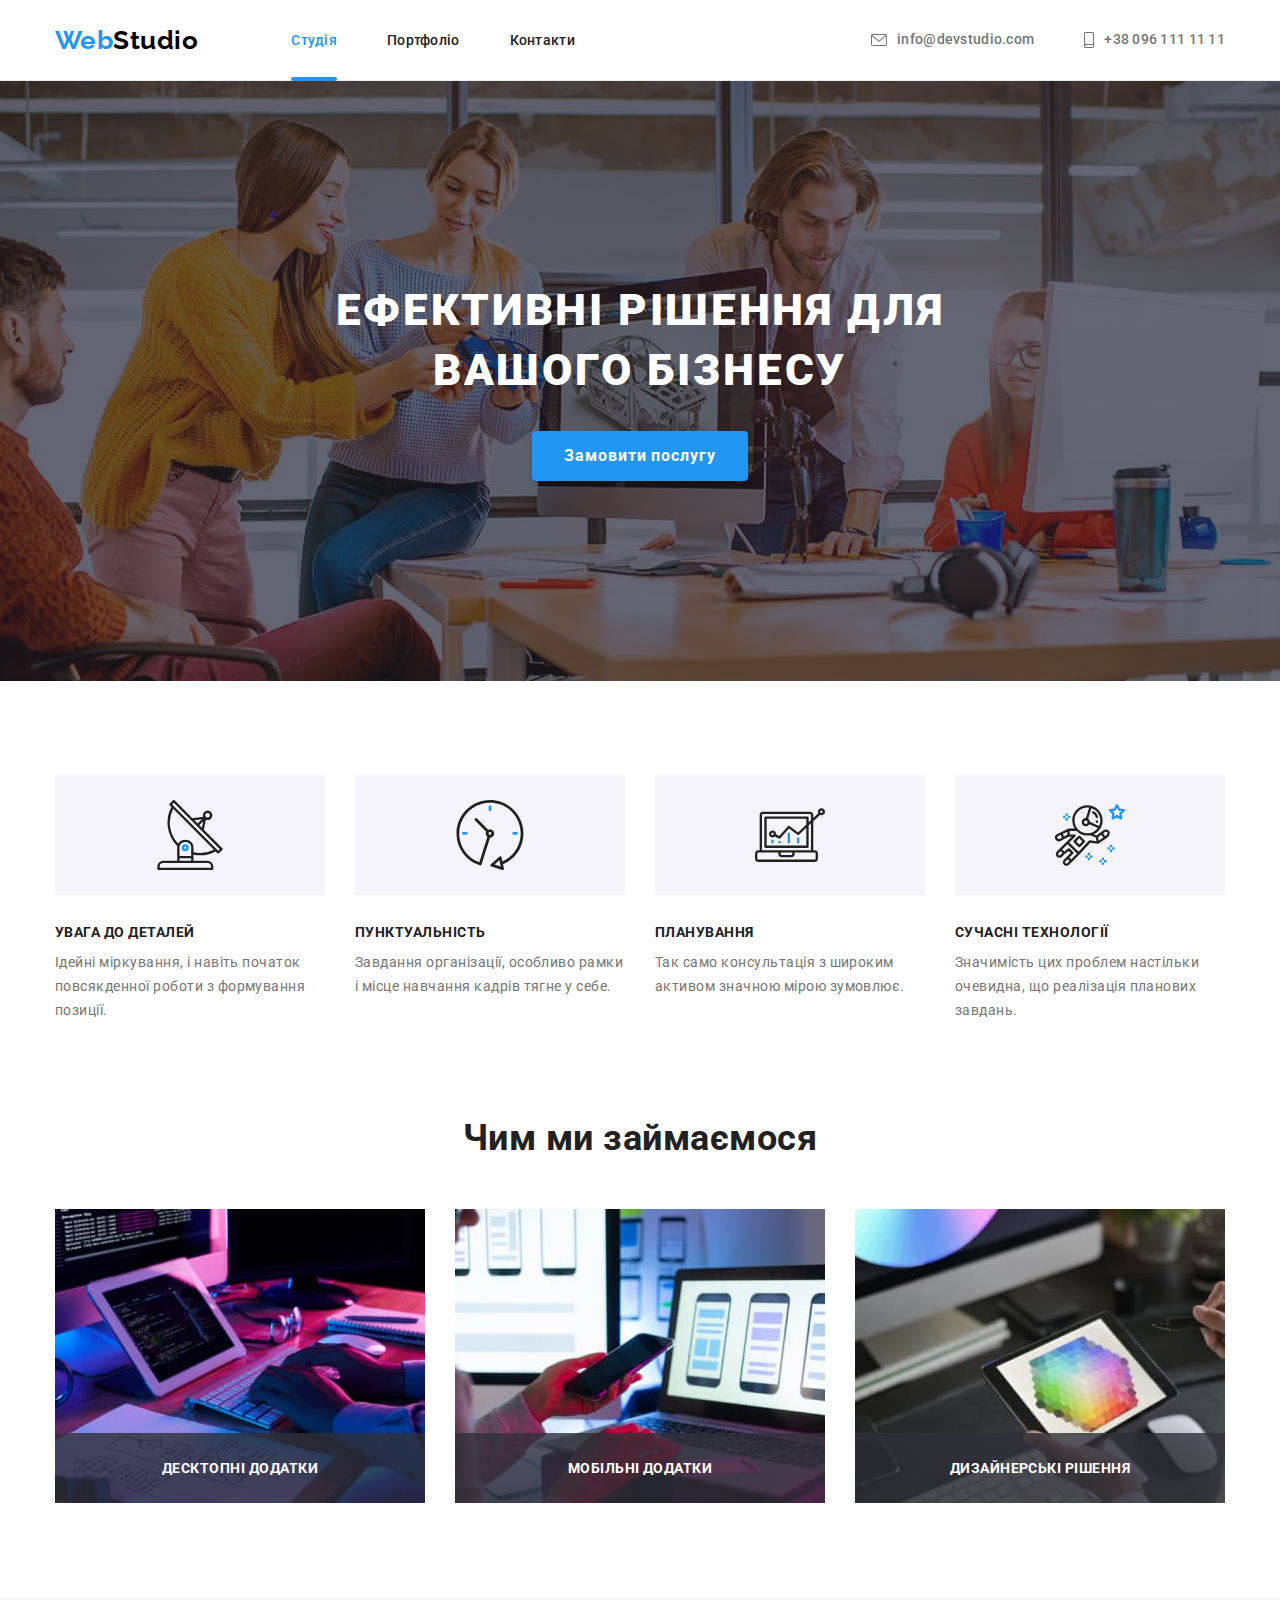
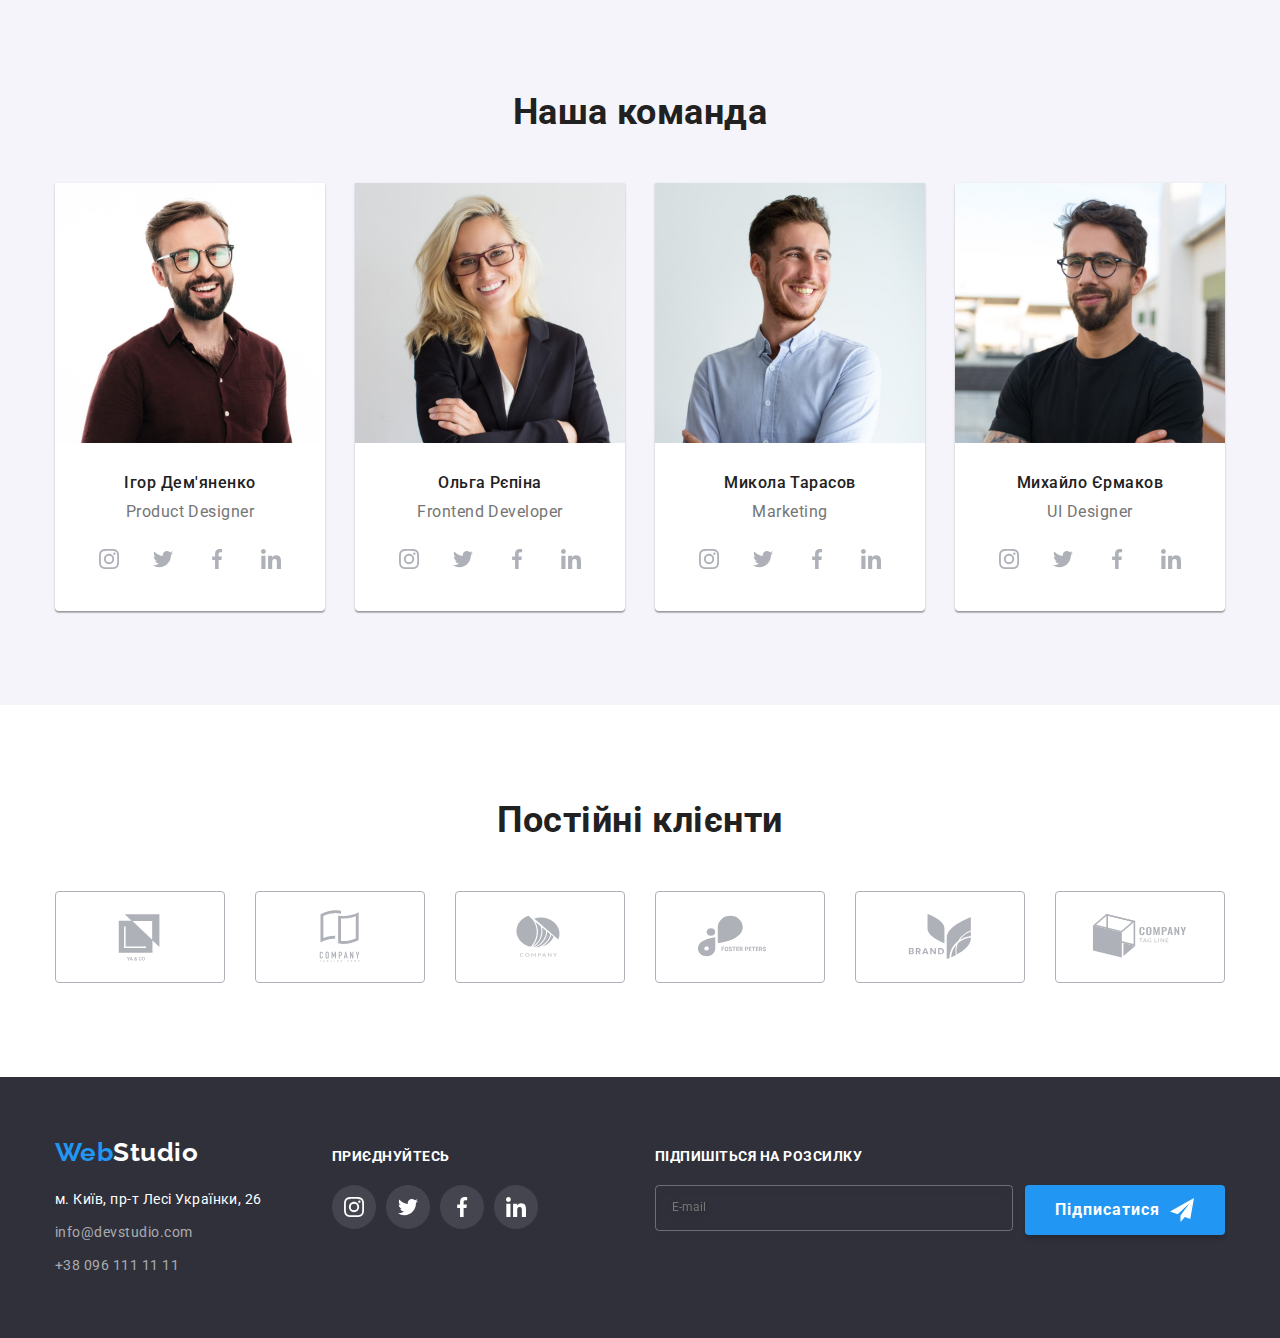
<file: index.html>
<!DOCTYPE html>
<html lang="uk">
  <head>
    <meta charset="UTF-8" />
    <meta http-equiv="X-UA-Compatible" content="IE=edge" />
    <meta name="viewport" content="width=device-width, initial-scale=1.0" />
    <title>WebStudio</title>
    <link
      href="https://fonts.googleapis.com/css2?family=Raleway:wght@700&family=Roboto:wght@400;500;700;900&display=swap"
      rel="stylesheet"
    />
    <link
      rel="stylesheet"
      href="https://cdnjs.cloudflare.com/ajax/libs/modern-normalize/1.1.0/modern-normalize.min.css"
    />
    <link rel="stylesheet" href="./css/style.css" />
  </head>
  <body>
    <header>
      <div class="container main-nav">
        <nav class="main-nav">
          <a class="site-logo link" href="./index.html"> <span class="logo">Web</span>Studio</a>
          <ul class="site-nav list">
            <li class="item">
              <div class="current-link">
                <a href="./index.html" class="link current">Студія</a>
              </div>
            </li>
            <li class="item"><a href="./portfolio.html" class="link">Портфоліо</a></li>
            <li class="item"><a href="" class="link">Контакти</a></li>
          </ul>
        </nav>
        <ul class="contacts list">
          <li class="item">
            <a href="mailto:info@devstudio.com" class="link" aria-label="Електронна пошта">
              <svg class="icon" width="16" height="12">
                <use href="./images/icons.svg#icon-envelope"></use>
              </svg>
              info@devstudio.com
            </a>
          </li>
          <li class="item">
            <a href="tel:+380961111111" class="link" aria-label="Телефон">
              <svg class="icon" width="10" height="16">
                <use href="./images/icons.svg#icon-smartphone"></use>
              </svg>
              +38 096 111 11 11
            </a>
          </li>
        </ul>
      </div>
    </header>

    <main>
      <!-- Герой -->
      <section class="hero">
        <h1 class="hero-title">Ефективні рішення для вашого бізнесу</h1>
        <button type="button" class="button primary" data-modal-open>Замовити послугу</button>
      </section>

      <!-- Переваги -->
      <section class="section">
        <div class="container">
          <h2 class="visually-hidden">Переваги</h2>

          <ul class="features list">
            <li class="item">
              <div class="icon-features">
                <svg width="70" height="70">
                  <use href="./images/icons.svg#icon-antenna"></use>
                </svg>
              </div>
              <h3 class="title">УВАГА ДО ДЕТАЛЕЙ</h3>
              <p class="text">
                Ідейні міркування, і навіть початок повсякденної роботи з формування позиції.
              </p>
            </li>
            <li class="item">
              <div class="icon-features">
                <svg width="70" height="70">
                  <use href="./images/icons.svg#icon-clock"></use>
                </svg>
              </div>
              <h3 class="title">ПУНКТУАЛЬНІСТЬ</h3>
              <p class="text">
                Завдання організації, особливо рамки і місце навчання кадрів тягне у себе.
              </p>
            </li>
            <li class="item">
              <div class="icon-features">
                <svg width="70" height="70">
                  <use href="./images/icons.svg#icon-diagram"></use>
                </svg>
              </div>
              <h3 class="title">ПЛАНУВАННЯ</h3>
              <p class="text">Так само консультація з широким активом значною мірою зумовлює.</p>
            </li>
            <li class="item">
              <div class="icon-features">
                <svg width="70" height="70">
                  <use href="./images/icons.svg#icon-astronaut"></use>
                </svg>
              </div>
              <h3 class="title">СУЧАСНІ ТЕХНОЛОГІЇ</h3>
              <p class="text">
                Значимість цих проблем настільки очевидна, що реалізація планових завдань.
              </p>
            </li>
          </ul>
        </div>
      </section>

      <!-- Чим ми займаємося -->
      <section class="section about">
        <div class="container">
          <h2 class="section-title">Чим ми займаємося</h2>
          <ul class="work-list list">
            <li class="item">
              <div class="work">
                <img src="./images/desktop.jpg" alt="комп'ютер" width="370" height="294" />
                <p class="work-text">Десктопні додатки</p>
              </div>
            </li>
            <li class="item">
              <div class="work">
                <img src="./images/mobile.jpg" alt="телефон" width="370" height="294" />
                <p class="work-text">Мобільні додатки</p>
              </div>
            </li>
            <li class="item">
              <div class="work">
                <img src="./images/design.jpg" alt="планшет" width="370" height="294" />
                <p class="work-text">Дизайнерські рішення</p>
              </div>
            </li>
          </ul>
        </div>
      </section>

      <!-- Наша команда -->
      <section class="section team">
        <div class="container">
          <h2 class="section-title">Наша команда</h2>
          <ul class="teams list">
            <li class="item">
              <img src="./images/img1.jpg" alt="фото Ігоря" width="270" height="260" />
              <div class="team-members">
                <h3 class="title">Ігор Дем'яненко</h3>
                <p lang="en" class="text">Product Designer</p>
                <ul class="team-link list">
                  <li class="team-item">
                    <a
                      href=""
                      class="soc-link"
                      target="_blank"
                      rel="noopener noreferrer"
                      aria-label="Інстаграм"
                    >
                      <svg class="soc-icon" width="20" height="20">
                        <use href="./images/icons.svg#icon-instagram"></use>
                      </svg>
                    </a>
                  </li>
                  <li class="team-item">
                    <a
                      href=""
                      class="soc-link"
                      target="_blank"
                      rel="noopener noreferrer"
                      aria-label="Твітер"
                    >
                      <svg class="soc-icon" width="20" height="20">
                        <use href="./images/icons.svg#icon-twitter"></use>
                      </svg>
                    </a>
                  </li>
                  <li class="team-item">
                    <a
                      href=""
                      class="soc-link"
                      target="_blank"
                      rel="noopener noreferrer"
                      aria-label="Фейсбук"
                    >
                      <svg class="soc-icon" width="20" height="20">
                        <use href="./images/icons.svg#icon-facebook"></use>
                      </svg>
                    </a>
                  </li>
                  <li class="team-item">
                    <a
                      href=""
                      class="soc-link"
                      target="_blank"
                      rel="noopener noreferrer"
                      aria-label="Лінкедін"
                    >
                      <svg class="soc-icon" width="20" height="20">
                        <use href="./images/icons.svg#icon-linkedin"></use>
                      </svg>
                    </a>
                  </li>
                </ul>
              </div>
            </li>
            <li class="item">
              <img src="./images/img2.jpg" alt="фото Ольги" width="270" height="260" />
              <div class="team-members">
                <h3 class="title">Ольга Рєпіна</h3>
                <p lang="en" class="text">Frontend Developer</p>
                <ul class="team-link list">
                  <li class="team-item">
                    <a
                      href=""
                      class="soc-link"
                      target="_blank"
                      rel="noopener noreferrer"
                      aria-label="Інстаграм"
                    >
                      <svg class="soc-icon" width="20" height="20">
                        <use href="./images/icons.svg#icon-instagram"></use>
                      </svg>
                    </a>
                  </li>
                  <li class="team-item">
                    <a
                      href=""
                      class="soc-link"
                      target="_blank"
                      rel="noopener noreferrer"
                      aria-label="Твітер"
                    >
                      <svg class="soc-icon" width="20" height="20">
                        <use href="./images/icons.svg#icon-twitter"></use>
                      </svg>
                    </a>
                  </li>
                  <li class="team-item">
                    <a
                      href=""
                      class="soc-link"
                      target="_blank"
                      rel="noopener noreferrer"
                      aria-label="Фейсбук"
                    >
                      <svg class="soc-icon" width="20" height="20">
                        <use href="./images/icons.svg#icon-facebook"></use>
                      </svg>
                    </a>
                  </li>
                  <li class="team-item">
                    <a
                      href=""
                      class="soc-link"
                      target="_blank"
                      rel="noopener noreferrer"
                      aria-label="Лінкедін"
                    >
                      <svg class="soc-icon" width="20" height="20">
                        <use href="./images/icons.svg#icon-linkedin"></use>
                      </svg>
                    </a>
                  </li>
                </ul>
              </div>
            </li>
            <li class="item">
              <img src="./images/img3.jpg" alt="фото Миколи" width="270" height="260" />
              <div class="team-members">
                <h3 class="title">Микола Тарасов</h3>
                <p lang="en" class="text">Marketing</p>
                <ul class="team-link list">
                  <li class="team-item">
                    <a
                      href=""
                      class="soc-link"
                      target="_blank"
                      rel="noopener noreferrer"
                      aria-label="Інстаграм"
                    >
                      <svg class="soc-icon" width="20" height="20">
                        <use href="./images/icons.svg#icon-instagram"></use>
                      </svg>
                    </a>
                  </li>
                  <li class="team-item">
                    <a
                      href=""
                      class="soc-link"
                      target="_blank"
                      rel="noopener noreferrer"
                      aria-label="Твітер"
                    >
                      <svg class="soc-icon" width="20" height="20">
                        <use href="./images/icons.svg#icon-twitter"></use>
                      </svg>
                    </a>
                  </li>
                  <li class="team-item">
                    <a
                      href=""
                      class="soc-link"
                      target="_blank"
                      rel="noopener noreferrer"
                      aria-label="Фейсбук"
                    >
                      <svg class="soc-icon" width="20" height="20">
                        <use href="./images/icons.svg#icon-facebook"></use>
                      </svg>
                    </a>
                  </li>
                  <li class="team-item">
                    <a
                      href=""
                      class="soc-link"
                      target="_blank"
                      rel="noopener noreferrer"
                      aria-label="Лінкедін"
                    >
                      <svg class="soc-icon" width="20" height="20">
                        <use href="./images/icons.svg#icon-linkedin"></use>
                      </svg>
                    </a>
                  </li>
                </ul>
              </div>
            </li>
            <li class="item">
              <img src="./images/img4.jpg" alt="фото Михайла" width="270" height="260" />
              <div class="team-members">
                <h3 class="title">Михайло Єрмаков</h3>
                <p lang="en" class="text">UI Designer</p>
                <ul class="team-link list">
                  <li class="team-item">
                    <a
                      href=""
                      class="soc-link"
                      target="_blank"
                      rel="noopener noreferrer"
                      aria-label="Інстаграм"
                    >
                      <svg class="soc-icon" width="20" height="20">
                        <use href="./images/icons.svg#icon-instagram"></use>
                      </svg>
                    </a>
                  </li>
                  <li class="team-item">
                    <a
                      href=""
                      class="soc-link"
                      target="_blank"
                      rel="noopener noreferrer"
                      aria-label="Твітер"
                    >
                      <svg class="soc-icon" width="20" height="20">
                        <use href="./images/icons.svg#icon-twitter"></use>
                      </svg>
                    </a>
                  </li>
                  <li class="team-item">
                    <a
                      href=""
                      class="soc-link"
                      target="_blank"
                      rel="noopener noreferrer"
                      aria-label="Фейсбук"
                    >
                      <svg class="soc-icon" width="20" height="20">
                        <use href="./images/icons.svg#icon-facebook"></use>
                      </svg>
                    </a>
                  </li>
                  <li class="team-item">
                    <a
                      href=""
                      class="soc-link"
                      target="_blank"
                      rel="noopener noreferrer"
                      aria-label="Лінкедін"
                    >
                      <svg class="soc-icon" width="20" height="20">
                        <use href="./images/icons.svg#icon-linkedin"></use>
                      </svg>
                    </a>
                  </li>
                </ul>
              </div>
            </li>
          </ul>
        </div>
      </section>

      <!-- Постійні клієнти -->
      <section class="section clients">
        <div class="container">
          <h2 class="section-title">Постійні клієнти</h2>
          <ul class="clients-list list">
            <li class="clients-item">
              <a href="" class="clients-link" target="_blank" rel="noopener noreferrer">
                <svg class="clients-logo" width="106" height="60">
                  <use href="./images/icons.svg#icon-Logo-1"></use>
                </svg>
              </a>
            </li>
            <li class="clients-item">
              <a href="" class="clients-link" target="_blank" rel="noopener noreferrer">
                <svg class="clients-logo" width="106" height="60">
                  <use href="./images/icons.svg#icon-Logo-2"></use>
                </svg>
              </a>
            </li>
            <li class="clients-item">
              <a href="" class="clients-link" target="_blank" rel="noopener noreferrer">
                <svg class="clients-logo" width="106" height="60">
                  <use href="./images/icons.svg#icon-Logo-3"></use>
                </svg>
              </a>
            </li>
            <li class="clients-item">
              <a href="" class="clients-link" target="_blank" rel="noopener noreferrer">
                <svg class="clients-logo" width="106" height="60">
                  <use href="./images/icons.svg#icon-Logo-4"></use>
                </svg>
              </a>
            </li>
            <li class="clients-item">
              <a href="" class="clients-link" target="_blank" rel="noopener noreferrer">
                <svg class="clients-logo" width="106" height="60">
                  <use href="./images/icons.svg#icon-Logo-5"></use>
                </svg>
              </a>
            </li>
            <li class="clients-item">
              <a href="" class="clients-link" target="_blank" rel="noopener noreferrer">
                <svg class="clients-logo" width="106" height="60">
                  <use href="./images/icons.svg#icon-Logo-6"></use>
                </svg>
              </a>
            </li>
          </ul>
        </div>
      </section>
    </main>

    <footer class="footer">
      <div class="container">
        <ul class="footer-list list">
          <li class="footer-contacts">
            <a class="logo-footer link" href="./index.html"> <span class="logo">Web</span>Studio</a>
            <address>
              <ul class="list">
                <li class="item">
                  <a
                    class="address link"
                    href="https://goo.gl/maps/Ljtp2W8DD5nZZjgz7"
                    target="_blank"
                    rel="noopener noreferrer"
                    >м. Київ, пр-т Лесі Українки, 26</a
                  >
                </li>
                <li class="item">
                  <a class="contacts-footer link" href="mailto:info@devstudio.com"
                    >info@devstudio.com</a
                  >
                </li>
                <li class="item">
                  <a class="contacts-footer link" href="tel:+380961111111">+38 096 111 11 11</a>
                </li>
              </ul>
            </address>
          </li>
          <li class="join">
            <h3 class="title">приєднуйтесь</h3>
            <ul class="join-link list">
              <li class="join-item">
                <a
                  href=""
                  class="soc-link"
                  target="_blank"
                  rel="noopener noreferrer"
                  aria-label="Інстаграм"
                >
                  <svg class="soc-icon" width="20" height="20">
                    <use href="./images/icons.svg#icon-instagram"></use>
                  </svg>
                </a>
              </li>
              <li class="join-item">
                <a
                  href=""
                  class="soc-link"
                  target="_blank"
                  rel="noopener noreferrer"
                  aria-label="Твітер"
                >
                  <svg class="soc-icon" width="20" height="20">
                    <use href="./images/icons.svg#icon-twitter"></use>
                  </svg>
                </a>
              </li>
              <li class="join-item">
                <a
                  href=""
                  class="soc-link"
                  target="_blank"
                  rel="noopener noreferrer"
                  aria-label="Фейсбук"
                >
                  <svg class="soc-icon" width="20" height="20">
                    <use href="./images/icons.svg#icon-facebook"></use>
                  </svg>
                </a>
              </li>
              <li class="join-item">
                <a
                  href=""
                  class="soc-link"
                  target="_blank"
                  rel="noopener noreferrer"
                  aria-label="Лінкедін"
                >
                  <svg class="soc-icon" width="20" height="20">
                    <use href="./images/icons.svg#icon-linkedin"></use>
                  </svg>
                </a>
              </li>
            </ul>
          </li>
          <li class="subscribe">
            <h3 class="title">Підпишіться на розсилку</h3>
            <form class="subscribe-form">
              <label class="subscribe-label">
                <input
                  type="email"
                  class="subscribe-input"
                  name="subscribe-mail"
                  placeholder="E-mail"
                />
              </label>
              <button type="submit" class="button subscribe-button">
                <span class="subscribe-text">Підписатися</span>
                <svg class="subscribe-icon" width="24" height="24">
                  <use href="./images/icons.svg#icon-send"></use>
                </svg>
              </button>
            </form>
          </li>
        </ul>
      </div>
    </footer>

    <!-- Модальне вікно -->
    <div class="backdrop is-hidden" data-modal>
      <div class="modal">
        <button class="button-close" data-modal-close>
          <svg class="button-icon" width="11px" height="11px" aria-label="”Закрити”">
            <use href="./images/icons.svg#icon-close"></use>
          </svg>
        </button>
        <p class="modal-title">Залиште свої дані, ми вам передзвонимо</p>
        <form class="form">
          <div class="modal-field">
            <label>
              <span class="form-label">Ім'я</span>
              <div class="form-field">
                <input type="text" name="user-name" class="form-input" placeholder=" " />
                <svg class="form-icon" width="18" height="18">
                  <use href="./images/icons.svg#icon-person"></use>
                </svg>
              </div>
            </label>
          </div>

          <div class="modal-field">
            <label>
              <span class="form-label">Телефон</span>
              <div class="form-field">
                <input type="text" name="user-phone" class="form-input" placeholder=" " />
                <svg class="form-icon" width="18" height="18">
                  <use href="./images/icons.svg#icon-phone"></use>
                </svg>
              </div>
            </label>
          </div>

          <div class="modal-field">
            <label>
              <span class="form-label">Пошта</span>
              <div class="form-field">
                <input type="text" name="user-email" class="form-input" placeholder=" " />
                <svg class="form-icon" width="18" height="18">
                  <use href="./images/icons.svg#icon-email"></use>
                </svg>
              </div>
            </label>
          </div>

          <div class="modal-field">
            <label>
              <span class="form-label">Коментар</span>
              <textarea
                name="user-comment"
                class="form-comment"
                placeholder="Введіть текст"
              ></textarea>
            </label>
          </div>

          <div class="modal-field">
            <input type="checkbox" name="policy" id="policy" class="policy-check visually-hidden" />
            <label for="policy" class="policy-label">
              <span class="policy-check">
                <svg class="check-icon" width="16" height="15">
                  <use href="./images/icons.svg#icon-check"></use>
                </svg>
              </span>
              Погоджуюся з розсилкою та приймаю
              <a href=""> <span class="policy-link"> Умови договору</span> </a>
            </label>
          </div>

          <button type="submit" class="button form-button">Відправити</button>
        </form>
      </div>
    </div>
    <script src="./js/modal.js"></script>
  </body>
</html>
</file>
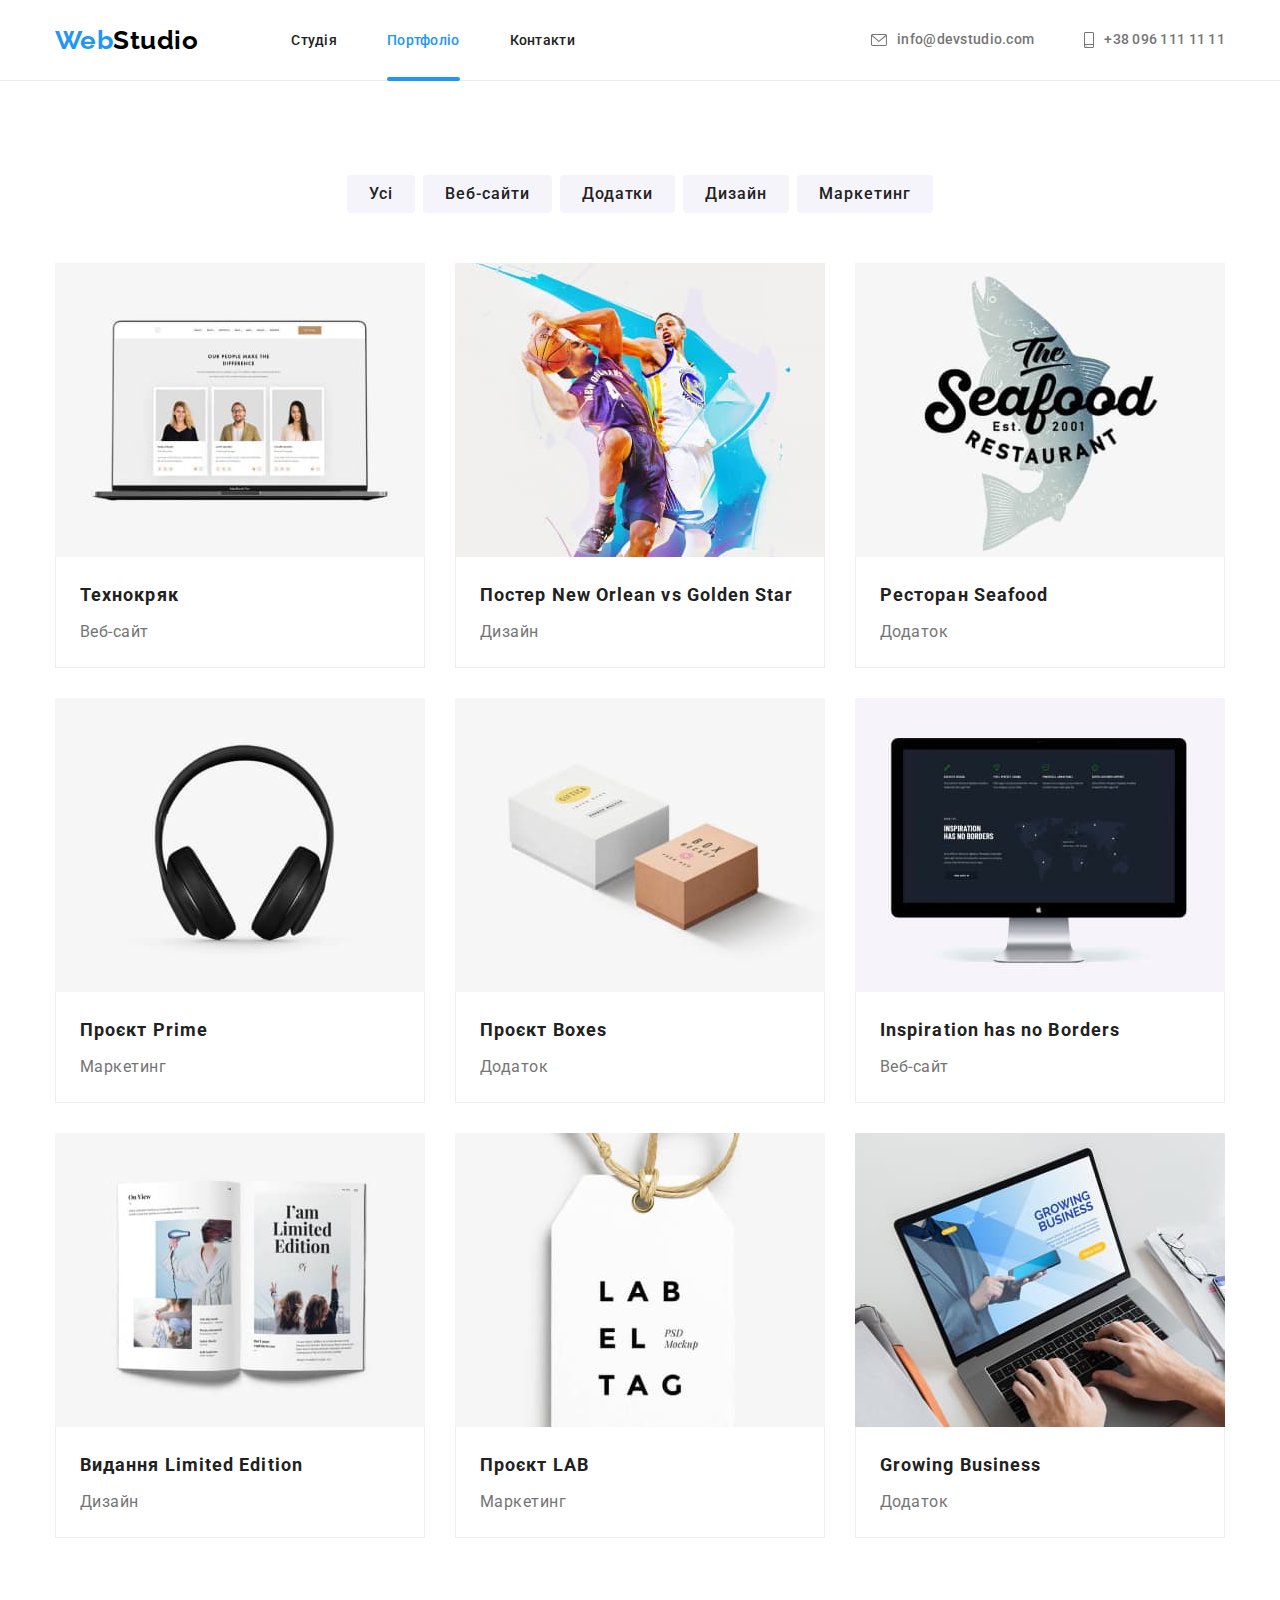
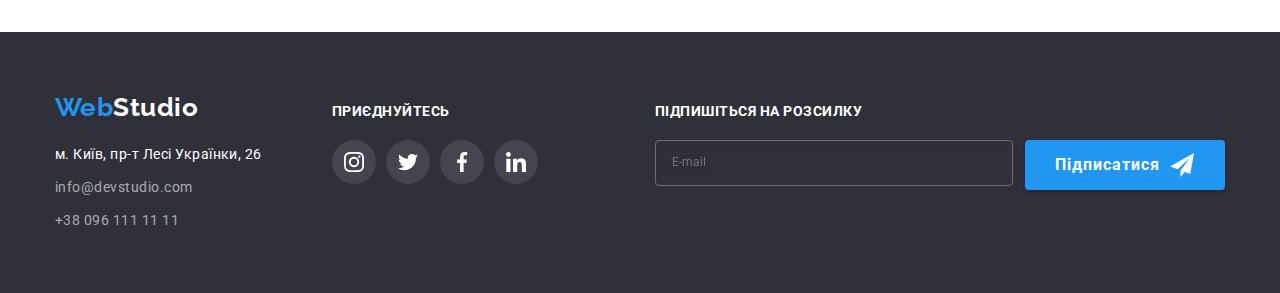
<file: portfolio.html>
<!DOCTYPE html>
<html lang="uk">
  <head>
    <meta charset="UTF-8" />
    <meta http-equiv="X-UA-Compatible" content="IE=edge" />
    <meta name="viewport" content="width=device-width, initial-scale=1.0" />
    <title>Портфоліо</title>
    <link
      href="https://fonts.googleapis.com/css2?family=Raleway:wght@700&family=Roboto:wght@400;500;700;900&display=swap"
      rel="stylesheet"
    />
    <link
      rel="stylesheet"
      href="https://cdnjs.cloudflare.com/ajax/libs/modern-normalize/1.1.0/modern-normalize.min.css"
    />
    <link rel="stylesheet" href="./css/style.css" />
  </head>

  <body>
    <header>
      <div class="container main-nav">
        <nav class="main-nav">
          <a class="site-logo link" href="./index.html"> <span class="logo">Web</span>Studio</a>
          <ul class="site-nav list">
            <li class="item"><a href="./index.html" class="link">Студія</a></li>
            <li class="item">
              <div class="current-link">
                <a href="./portfolio.html" class="link current">Портфоліо</a>
              </div>
            </li>
            <li class="item"><a href="" class="link">Контакти</a></li>
          </ul>
        </nav>
        <ul class="contacts list">
          <li class="item">
            <a href="mailto:info@devstudio.com" class="link" aria-label="Електронна пошта">
              <svg class="icon" width="16" height="12">
                <use href="./images/icons.svg#icon-envelope"></use>
              </svg>
              info@devstudio.com
            </a>
          </li>
          <li class="item">
            <a href="tel:+380961111111" class="link" aria-label="Телефон">
              <svg class="icon" width="10" height="16">
                <use href="./images/icons.svg#icon-smartphone"></use>
              </svg>
              +38 096 111 11 11
            </a>
          </li>
        </ul>
      </div>
    </header>

    <main>
      <section class="section">
        <div class="container">
          <h1 class="visually-hidden">Наші проекти</h1>
          <!--------------------- Портфоліо ------------------------>
          <!---------------------- Фільтри ------------------------->
          <ul class="filters list">
            <li class="item"><button type="button" class="button secondary">Усі</button></li>
            <li class="item"><button type="button" class="button secondary">Веб-сайти</button></li>
            <li class="item"><button type="button" class="button secondary">Додатки</button></li>
            <li class="item"><button type="button" class="button secondary">Дизайн</button></li>
            <li class="item"><button type="button" class="button secondary">Маркетинг</button></li>
          </ul>
          <!---------------------- Проекти ------------------------>
          <ul class="projects list">
            <li class="item">
              <a href="" class="link">
                <div class="overlay">
                  <img src="./images/port1.jpg" alt="ноутбук з сайтом" width="370" height="294" />
                  <p class="overlay-text">
                    Ресурс пропонує комплексні пропозиції з різним рівнем функціоналу та сервісів.
                    Все це дозволить відвідувачу отримати вичерпні відомості про компанію чи
                    приватну особу.
                  </p>
                </div>
                <div class="project">
                  <h2 class="title">Технокряк</h2>
                  <p class="text">Веб-сайт</p>
                </div>
              </a>
            </li>
            <li class="item">
              <a href="" class="link">
                <div class="overlay">
                  <img
                    src="./images/port2.jpg"
                    alt="баскетболісти з м'ячем"
                    width="370"
                    height="294"
                  />
                  <p class="overlay-text">
                    Ресурс пропонує комплексні пропозиції з різним рівнем функціоналу та сервісів.
                    Все це дозволить відвідувачу отримати вичерпні відомості про компанію чи
                    приватну особу.
                  </p>
                </div>
                <div class="project">
                  <h2 class="title">Постер New Orlean vs Golden Star</h2>
                  <p class="text">Дизайн</p>
                </div>
              </a>
            </li>
            <li class="item">
              <a href="" class="link">
                <div class="overlay">
                  <img
                    src="./images/port3.jpg"
                    alt="риба за назвою ресторану"
                    width="370"
                    height="294"
                  />
                  <p class="overlay-text">
                    Ресурс пропонує комплексні пропозиції з різним рівнем функціоналу та сервісів.
                    Все це дозволить відвідувачу отримати вичерпні відомості про компанію чи
                    приватну особу.
                  </p>
                </div>
                <div class="project">
                  <h2 class="title">Ресторан Seafood</h2>
                  <p class="text">Додаток</p>
                </div>
              </a>
            </li>
            <li class="item">
              <a href="" class="link">
                <div class="overlay">
                  <img src="./images/port4.jpg" alt="навушники" width="370" height="294" />
                  <p class="overlay-text">
                    Ресурс пропонує комплексні пропозиції з різним рівнем функціоналу та сервісів.
                    Все це дозволить відвідувачу отримати вичерпні відомості про компанію чи
                    приватну особу.
                  </p>
                </div>
                <div class="project">
                  <h2 class="title">Проєкт Prime</h2>
                  <p class="text">Маркетинг</p>
                </div>
              </a>
            </li>
            <li class="item">
              <a href="" class="link">
                <div class="overlay">
                  <img src="./images/port5.jpg" alt="коробки" width="370" height="294" />
                  <p class="overlay-text">
                    Ресурс пропонує комплексні пропозиції з різним рівнем функціоналу та сервісів.
                    Все це дозволить відвідувачу отримати вичерпні відомості про компанію чи
                    приватну особу.
                  </p>
                </div>
                <div class="project">
                  <h2 class="title">Проєкт Boxes</h2>
                  <p class="text">Додаток</p>
                </div>
              </a>
            </li>
            <li class="item">
              <a href="" class="link">
                <div class="overlay">
                  <img src="./images/port6.jpg" alt="монітор" width="370" height="294" />
                  <p class="overlay-text">
                    Ресурс пропонує комплексні пропозиції з різним рівнем функціоналу та сервісів.
                    Все це дозволить відвідувачу отримати вичерпні відомості про компанію чи
                    приватну особу.
                  </p>
                </div>
                <div class="project">
                  <h2 lang="en" class="title">Inspiration has no Borders</h2>
                  <p class="text">Веб-сайт</p>
                </div>
              </a>
            </li>
            <li class="item">
              <a href="" class="link">
                <div class="overlay">
                  <img src="./images/port7.jpg" alt="журнал" width="370" height="294" />
                  <p class="overlay-text">
                    Ресурс пропонує комплексні пропозиції з різним рівнем функціоналу та сервісів.
                    Все це дозволить відвідувачу отримати вичерпні відомості про компанію чи
                    приватну особу.
                  </p>
                </div>
                <div class="project">
                  <h2 class="title">Видання Limited Edition</h2>
                  <p class="text">Дизайн</p>
                </div>
              </a>
            </li>
            <li class="item">
              <a href="" class="link">
                <div class="overlay">
                  <img src="./images/port8.jpg" alt="бірка" width="370" height="294" />
                  <p class="overlay-text">
                    Ресурс пропонує комплексні пропозиції з різним рівнем функціоналу та сервісів.
                    Все це дозволить відвідувачу отримати вичерпні відомості про компанію чи
                    приватну особу.
                  </p>
                </div>
                <div class="project">
                  <h2 class="title">Проєкт LAB</h2>
                  <p class="text">Маркетинг</p>
                </div>
              </a>
            </li>
            <li class="item">
              <a href="" class="link">
                <div class="overlay">
                  <img
                    src="./images/port9.jpg"
                    alt="людина за ноутбуком з сайтом"
                    width="370"
                    height="294"
                  />
                  <p class="overlay-text">
                    Ресурс пропонує комплексні пропозиції з різним рівнем функціоналу та сервісів.
                    Все це дозволить відвідувачу отримати вичерпні відомості про компанію чи
                    приватну особу.
                  </p>
                </div>
                <div class="project">
                  <h2 lang="en" class="title">Growing Business</h2>
                  <p class="text">Додаток</p>
                </div>
              </a>
            </li>
          </ul>
        </div>
      </section>
    </main>

    <!------------------------ Footer ------------------------------->
    <footer class="footer">
      <div class="container">
        <ul class="footer-list list">
          <li class="footer-contacts">
            <a class="logo-footer link" href="./index.html"> <span class="logo">Web</span>Studio</a>
            <address>
              <ul class="list">
                <li class="item">
                  <a
                    class="address link"
                    href="https://goo.gl/maps/Ljtp2W8DD5nZZjgz7"
                    target="_blank"
                    rel="noopener noreferrer"
                    >м. Київ, пр-т Лесі Українки, 26</a
                  >
                </li>
                <li class="item">
                  <a class="contacts-footer link" href="mailto:info@devstudio.com"
                    >info@devstudio.com</a
                  >
                </li>
                <li class="item">
                  <a class="contacts-footer link" href="tel:+380961111111">+38 096 111 11 11</a>
                </li>
              </ul>
            </address>
          </li>
          <li class="join">
            <h3 class="title">приєднуйтесь</h3>
            <ul class="join-link list">
              <li class="join-item">
                <a
                  href=""
                  class="soc-link"
                  target="_blank"
                  rel="noopener noreferrer"
                  aria-label="Інстаграм"
                >
                  <svg class="soc-icon" width="20" height="20">
                    <use href="./images/icons.svg#icon-instagram"></use>
                  </svg>
                </a>
              </li>
              <li class="join-item">
                <a
                  href=""
                  class="soc-link"
                  target="_blank"
                  rel="noopener noreferrer"
                  aria-label="Твітер"
                >
                  <svg class="soc-icon" width="20" height="20">
                    <use href="./images/icons.svg#icon-twitter"></use>
                  </svg>
                </a>
              </li>
              <li class="join-item">
                <a
                  href=""
                  class="soc-link"
                  target="_blank"
                  rel="noopener noreferrer"
                  aria-label="Фейсбук"
                >
                  <svg class="soc-icon" width="20" height="20">
                    <use href="./images/icons.svg#icon-facebook"></use>
                  </svg>
                </a>
              </li>
              <li class="join-item">
                <a
                  href=""
                  class="soc-link"
                  target="_blank"
                  rel="noopener noreferrer"
                  aria-label="Лінкедін"
                >
                  <svg class="soc-icon" width="20" height="20">
                    <use href="./images/icons.svg#icon-linkedin"></use>
                  </svg>
                </a>
              </li>
            </ul>
          </li>
          <li class="subscribe">
            <h3 class="title">Підпишіться на розсилку</h3>
            <form class="subscribe-form">
              <label class="subscribe-label">
                <input
                  type="email"
                  class="subscribe-input"
                  name="subscribe-mail"
                  placeholder="E-mail"
                />
              </label>
              <button type="submit" class="button subscribe-button">
                <span class="subscribe-text">Підписатися</span>
                <svg class="subscribe-icon" width="24" height="24">
                  <use href="./images/icons.svg#icon-send"></use>
                </svg>
              </button>
            </form>
          </li>
        </ul>
      </div>
    </footer>
  </body>
</html>
</file>
<file: css/style.css>
/* основний колір тексту #212121; */
/* додатовий колір тексту background: #757575; */
/* акцент background: #2196F3; */
/* текст героя background: #FFFFFF; */

/* основний колір фону #F5F5F5; */
/* додатковий колір фону #F5F4FA; */
/* фон героя і футера #2F303A; */

:root {
    --prymary-text-color:#757575;
    --title-text-color: #212121;
    --accent-color: #2196F3;
    --hero-text: #FFFFFF;
    --prymary-bgc: #FFFFFF;
    --secondary-bgc: #F5F4FA;
    --bgc-hero-footer: #2F303A;
    --transition: 250ms cubic-bezier(0.4, 0, 0.2, 1);
}

body {
    color: var(--prymary-text-color);
    background-color: var(--prymary-bgc);
    font-family: 'Roboto', sans-serif;
    font-weight: 400;
    letter-spacing: 0.03em;
}

.list {
    list-style: none;
    margin: 0;
    padding: 0;    
}

h1,
h2,
h3,
h4,
h5,
h6,
p,
ul {
    margin-top: 0;
    margin-bottom: 0;
}

img {
    display: block;
    max-width: 100%;
    height: auto;
}

.container {
    width: 1200px;
    padding: 0 15px;
    margin: 0 auto;
}

.visually-hidden {
    position: absolute;
    width: 1px;
    height: 1px;
    margin: -1px;
    border: 0;
    padding: 0;
    white-space: nowrap;
    clip-path: inset(100%);
    clip: rect(0 0 0 0);
    overflow: hidden;
}

/* ----------------------Стилі для header--------------------------- */
header { 
    border-bottom: 1px solid #ECECEC;
}

/* ----------------------------Лого--------------------------------- */
.site-logo {
    margin-right: 93px;

    font-family: 'Raleway', sans-serif;
    color: #000000;
    font-weight: 700;
    font-size: 26px;
    line-height: 1.19;
    text-decoration: none;
}

.logo {
    color: var(--accent-color);    
    font-family: 'Raleway', sans-serif;
}

/* -----------------------Навігація по сайту------------------------ */
.main-nav {
    display: flex;
    align-items: center;
}

.site-nav {
    display: flex;
}

.site-nav .item:not(:last-child) {
    margin-right: 50px;
}

.site-nav .link {
    transition: color var(--transition);    

    display: block;
    padding-top: 32px;
    padding-bottom: 32px;

    color: var(--title-text-color);
    font-weight: 500;
    font-size: 14px;
    line-height: 16px;
    letter-spacing: 0.02em;
    text-decoration: none;
}

.site-nav .link:hover, 
.site-nav .link:focus {
    color: var(--accent-color);
}

.site-nav .link.current {
    color: var(--accent-color);
}

.current-link {
    position: relative;
}

.link.current::after {
    content: "";
    position: absolute;
    display: inline-block;
    right: 0;
    bottom: -1px;

    width: 100%;
    height: 4px;    
    background: var(--accent-color);
    border-radius: 2px;
} 

/* --------------------------Контакти------------------------------- */
.contacts {
    display: flex;
    margin-left: auto;
}

.contacts .item + .item {
    margin-left: 50px;
}

.contacts .link {
    transition: color var(--transition);

    display: flex;
    align-items: center;
    padding-top: 32px;
    padding-bottom: 32px;

    color: var(--prymary-text-color);
    font-style: normal;
    font-weight: 500;
    font-size: 14px;
    line-height: 1.14;
    letter-spacing: 0.02em;
    text-decoration: none;
}

.contacts .link .icon {
    margin-right: 10px;
    fill: currentColor;
}

.contacts .link:hover,
.contacts .link:focus {
    color: var(--accent-color);
}

/* --------------------------Кнопки------------------------------- */
.button {
    display: inline-block;
    border-radius: 4px;

    color: var(--hero-text);
    background-color: var(--accent-color);
    font-family: inherit;
    font-weight: 700;
    font-size: 16px;
    line-height: 1.88;
    align-items: center;
    text-align: center;
    letter-spacing: 0.06em;
    cursor: pointer
}

.button.primary {    
    transition: background-color var(--transition);

    padding: 10px 32px;
    min-width: 216px;
    border: transparent;
    box-shadow: 0px 4px 4px rgba(0, 0, 0, 0.15);
}

.button.primary:hover,
.button.primary:focus {
    background-color: #188CE8;
}


.button.secondary {
    transition: background-color var(--transition), color var(--transition), box-shadow var(--transition);

    padding: 6px 22px;
    border: transparent;

    color: var(--title-text-color);
    background-color: var(--secondary-bgc);
    font-weight: 500;
    font-size: 16px;
    line-height: 1.62;
    cursor: pointer
}

.button.secondary:hover,
.button.secondary:focus {
    box-shadow: 0px 3px 1px rgba(0, 0, 0, 0.1), 0px 1px 2px rgba(0, 0, 0, 0.08), 0px 2px 2px rgba(0, 0, 0, 0.12);

    color: var(--hero-text);
    background-color: var(--accent-color);
}


/* Стилі для Студія */
/* --------------------------Герой------------------------------- */
.hero {
    background-image: linear-gradient(rgba(47, 48, 58, 0.4), rgba(47, 48, 58, 0.4)), url(../images/hero.jpg);
    background-repeat: no-repeat;    
    background-position: center;
    background-size: cover;
    max-width: 1600px;
    margin: 0 auto;
    text-align: center;  
    padding-top: 200px;
    padding-bottom: 200px;
}

.hero-title {
    margin-top: 0;
    margin-bottom: 30px;
    max-width: 696px;
    
    margin-left: auto;
    margin-right: auto;
    align-items: center;

    color: var(--hero-text);    
    font-weight: 900;
    font-size: 44px;
    line-height: 1.36;
    text-align: center;
    letter-spacing: 0.06em;
    text-transform: uppercase;
}

/* --------------------------Секція------------------------------- */
.section {
    padding-top: 94px;
    padding-bottom: 94px;
}

.section-title {
    margin-top: 0;
    margin-bottom: 50px;

    color: var(--title-text-color);
    font-weight: 700;
    font-size: 36px;
    line-height: 1.17;
    text-align: center;
}

/* --------------------------Переваги------------------------------- */
.features {
    display: flex;
}

.features .item {
    flex-basis: calc((100% - 90px) / 4);
}

.features .item:not(:last-child) {
    margin-right: 30px;
}

.features .icon-features {
    width: 100%;
    height: 120px;
    margin-bottom: 30px;
    display: inline-flex;
    justify-content: center;
    align-items: center;

    background-color: #F5F4FA;
}

.features .title {
    margin-bottom: 10px;
    color: var(--title-text-color);
    font-weight: 700;
    font-size: 14px;
    line-height: 1.14;
}

.features .text {
    width: 270px;
    font-size: 14px;
    line-height: 1.71;
}

/* ------------------------Чим ми займаємося------------------------- */
.section.about {
    padding-top: 0;
}

.work-list {
    display: flex;
}

.work-list .item {
    flex-basis: calc((100% - 60px) / 3);
}

.work-list .item:not(:last-child) {
    margin-right: 30px;
}

.work {
    position: relative;    
}

.work-text {
    position: absolute;
    bottom: 0;
    left: 0;
    width: 100%;
    padding-top: 27px;
    padding-bottom: 27px;

    background-color: rgba(47, 48, 58, 0.8);
    color: var(--hero-text);
    font-weight: 700;
    font-size: 14px;
    line-height: 16px;
    text-align: center;
    text-transform: uppercase;
}

/* ---------------------------Команда-------------------------------- */
.team {
    background-color: var(--secondary-bgc);
}

.teams {
    display: flex;    
}

.teams .item {
    box-shadow: 0px 1px 3px rgba(0, 0, 0, 0.12), 0px 1px 1px rgba(0, 0, 0, 0.14), 0px 2px 1px rgba(0, 0, 0, 0.2);
    border-radius: 0px 0px 4px 4px;

    flex-basis: calc((100% - 90px) / 4);
    background-color: var(--prymary-bgc);
}

.teams .item:not(:last-child) {
    margin-right: 30px;    
}

.team-members {
    padding-top: 30px;
    padding-bottom: 30px;
}

.teams .title {
    padding-bottom: 10px;

    color: var(--title-text-color);
    font-weight: 500;
    font-size: 16px;
    line-height: 1.19;
    text-align: center;
}

.teams .text {
    font-size: 16px;
    line-height: 1.19;
    text-align: center;
    margin-bottom: 16px;
}

.team-link {
    display: flex;
    justify-content: center;
    gap: 10px;
}

.team-item {
    width: 44px;
    height: 44px;
}

.team-item .soc-link {
    transition: background-color var(--transition);

    width: 100%;
    height: 100%;
    display: flex;
    justify-content: center;
    align-items: center;
    
    background-color:var(--prymary-bgc);
    color: #AFB1B8;
    border-radius: 50%;
}

.team-item .soc-icon {
    transition: fill var(--transition);

    fill: currentColor;
}

.team-item .soc-link:hover,
.team-item .soc-link:focus {
    background-color: var(--accent-color);
}

.team-item .soc-link:hover .soc-icon,
.team-item .soc-link:focus .soc-icon {
    fill: var(--hero-text);
}

/* ------------------------Постійні клієнти----------------------------- */
.clients-list {
    display: flex;
    justify-content: center;    
}

.clients-item {
    flex-basis: calc((100% - 150px) / 6);
}

.clients-item:not(:last-child) {
    margin-right: 30px;
}

.clients-link {
    transition: border var(--transition);

    display: flex;
    justify-content: center;
    align-items: center;

    color: #AFB1B8;
    border: 1px solid #AFB1B8;
    border-radius: 4px;
    padding: 15px 31px;
}

.clients-link:hover,
.clients-link:focus {
    border: 1px solid var(--accent-color);
}

.clients-logo {
    transition: fill var(--transition);
    
    fill: currentColor;
}

.clients-link:hover .clients-logo,
.clients-link:focus .clients-logo {
    fill: var(--accent-color);
}

/* ---------------------------Портфоліо------------------------------- */
/*  */
/* ----------------------------Фільтри-------------------------------- */
.filters {
    margin-bottom: 50px;
    display: flex;
    justify-content:center;

    text-align: center;
}

.filters .item {
    margin-right: 8px;
}

.filters .item:last-child {
    margin-right: 0;
}

/* ---------------------------Проекти-------------------------------- */
.projects {
    display: flex;
    flex-wrap: wrap;
}

.projects .item {
    margin-right: 30px;
    margin-bottom: 30px;
    flex-basis: calc((100% - 60px) / 3);
}

.projects .item:nth-child(3n) {
    margin-right: 0;
}

.projects .item:nth-last-child(-n + 3) {
    margin-bottom: 0;
}

.projects .link {
    transition: box-shadow var(--transition), opacity var(--transition);
    display: inline-block;

    text-decoration: none;  
}

.projects .link:hover,
.projects .link:focus {
    box-shadow: 0px 1px 1px rgba(0, 0, 0, 0.12), 0px 4px 4px rgba(0, 0, 0, 0.06), 1px 4px 6px rgba(0, 0, 0, 0.16);
}

.overlay {
    position: relative;
    overflow: hidden;    
}

.overlay-text {
    position: absolute;
    content: "";
    top: 0;
    left: 0;
    width: 100%;
    height: 100%;
    background-color: rgba(33, 150, 243, 0.9);
    padding: 0px 24px;
    display: flex;
    align-items: center;
    transition: transform var(--transition), opacity var(--transition);
    transform: translateY(100%);
    font-size: 18px;
    line-height: 1.56;
    color: var(--hero-text);
}

.projects .link:hover .overlay-text,
.projects .link:focus .overlay-text {
    opacity: 1;
    transform: translateY(0);
}

.projects .project {
    padding: 20px 24px;
    border-bottom: 1px solid #EEEEEE;
    border-left: 1px solid #EEEEEE;
    border-right: 1px solid #EEEEEE;
}

.projects .title {
    margin-bottom: 4px;

    color: var(--title-text-color);
    font-weight: 700;
    font-size: 18px;
    line-height: 2;
    letter-spacing: 0.06em;
}

.projects .text {
    color: var(--prymary-text-color);
    font-size: 16px;
    line-height: 1.88;    
}

/* ---------------------------Footer-------------------------------- */
.footer {
    padding-top: 60px;
    padding-bottom: 60px;

    background-color: var(--bgc-hero-footer);
}

.footer-list {
    display: flex;
    align-items: baseline;
    justify-content: space-between;
}

.footer-contacts {
    margin-right: 70px;
}

.logo-footer {
    display: inline-block;      
    margin-bottom: 20px;

    color: #FFFFFF;
    font-family: 'Raleway', sans-serif;
    font-weight: 700;
    font-size: 26px;
    line-height: 1.19;
    text-decoration: none;
}

.footer .item + .item {
    margin-top: 9px;
}

.address {
    transition: color var(--transition);   

    color: var(--hero-text);
    font-style: normal;
    font-size: 14px;
    line-height: 1.71;
    text-decoration: none;
}

.contacts-footer {
    transition: color var(--transition);

    color: rgba(255, 255, 255, 0.6);
    font-style: normal;
    font-size: 14px;
    line-height: 1.71;
    text-decoration: none;
}

.address:hover,
.address:focus,
.contacts-footer:hover,
.contacts-footer:focus {
    color: var(--accent-color);
}

.join {
    margin-right: auto;
}

.join .title,
.subscribe .title {
    margin-bottom: 20px;
    
    font-weight: 700;
    font-size: 14px;
    line-height: 1.14;
    text-transform: uppercase;   
    color: var(--hero-text); 
}

.join-link {
    display: flex;
    justify-content: center;
    gap: 10px;
}

.join-item {
    width: 44px;
    height: 44px;
}

.join-item .soc-link {
    transition: background-color var(--transition), fill var(--transition);

    width: 100%;
    height: 100%;
    display: flex;
    justify-content: center;
    align-items: center;

    background-color: rgba(255, 255, 255, 0.1);
    color: var(--hero-text);
    border-radius: 50%;
}

.join-item .soc-icon {  
    fill: currentColor;
}

.join-item .soc-link:hover,
.join-item .soc-link:focus {
    background-color: var(--accent-color);
}

.join-item .soc-link:hover .soc-icon,
.join-item .soc-link:focus .soc-icon {
    fill: currentColor;
}

.subscribe .title {
    margin-bottom: 20px;
}

.subscribe-form {
    display: flex;    
}

.subscribe-label {
    margin-right: 12px;
    width: 358px;
}

.subscribe-input {
    transition: border-color var(--transition);
    box-sizing: border-box;

    width: 100%;
    padding: 15px 16px;

    font-size: 12px;
    color: var(--hero-text);
    background-color: transparent;
    border: 1px solid rgba(255, 255, 255, 0.3);
    filter: drop-shadow(0px 4px 4px rgba(0, 0, 0, 0.15));
    border-radius: 4px;
}

.subscribe-input .placeholder {
    font-size: 16px;
    line-height: 1.25px;
    
    color: rgba(255, 255, 255, 0.6);
}

.subscribe-input:hover,
.subscribe-input:focus {
    border-color: var(--accent-color);
}

.subscribe-button {
    transition: background-color var(--transition);

    display: flex;
    width: 200px;
    height: 50px;
    padding: 10px 28px;    

    box-shadow: 0px 4px 4px rgba(0, 0, 0, 0.15);
    border-color: transparent;
}

.subscribe-text {
    margin-right: 10px;
}

.subscribe-icon {
    fill: var(--prymary-bgc);
}

.subscribe-button:hover,
.subscribe-button:focus {
    background-color: #188CE8;
}

/* -----------------------Модальне вікно-------------------------- */
.backdrop {
    position: fixed;
    top: 0;
    left: 0;

    width: 100%;
    height: 100%;
    background-color: rgba(0, 0, 0, 0.2);
    opacity: 1;
    transition: opacity var(--transition);
}

.backdrop.is-hidden {
    visibility: hidden;
    opacity: 0;
    pointer-events: none;    
}

.backdrop.is-hidden .modal {
    transform: translate(-50%, -50%) scale(0.9);
}

.modal {
    position: absolute;
    top: 50%;
    left: 50%;
    transform: translate(-50%, -50%) scale(1);
    transition: transform var(--transition);

    width: 528px;    
    background-color: #fff;
    padding-top: 40px;
    padding-right: 39px;
    padding-bottom: 40px;
    padding-left: 41px;
}

.button-close {
    position: absolute;
    top: 0;
    right: 0;

    display: inline-block;
    width: 30px;
    height: 30px;
    margin-top: 8px;
    margin-right: 8px;
    border-radius: 50%;
    background: #FFFFFF;
    border: 1px solid rgba(0, 0, 0, 0.1);
    cursor: pointer;
}

.button-close .button-icon {    
    fill: #000000;
    
    transition: fill var(--transition)
}

.button-close:hover .button-icon,
.button-close:focus .button-icon {
    fill: var(--accent-color);
}

.modal-title {
    margin-bottom: 12px;

    font-weight: 700;
    font-size: 20px;
    line-height: 1.15;
    text-align: center;
    color: var(--title-text-color);
}

.modal-field{
    margin-bottom: 10px;
}

.modal-field:nth-of-type(4n) {
    margin-bottom: 20px;
}

.modal-field:nth-of-type(5n) {
    margin-bottom: 30px;
}

.form-label {
    display: block;
    margin-bottom: 4px;

    font-size: 12px;
    line-height: 1.17;
    letter-spacing: 0.01em;
    color: var(--prymary-text-color);
}

.form-field {
    position: relative;
}

.form-input {
    transition: border-color var(--transition);

    width: 100%;
    height: 40px;
    padding-left: 42px;

    font-size: 12px;
    border: 1px solid rgba(33, 33, 33, 0.2);
    border-radius: 4px;
    outline: transparent;
}

.form-input .placeholder {
    font-size: 12px;
    line-height: 1.17;
    letter-spacing: 0.01em;
    color: rgba(117, 117, 117, 0.5);
}

.form-input:focus {
    border-color: var(--accent-color);
}

.form-icon {
    transition: fill var(--transition);

    position: absolute;
    top: 50%;
    left: 12px;
    
    transform: translateY(-50%);
}

.form-input:focus + .form-icon {
    fill: var(--accent-color);
}

.form-comment {
    transition: border-color var(--transition);

    width: 100%;
    height: 120px;
    resize: none;
    padding: 12px 16px;

    font-size: 12px;
    border: 1px solid rgba(33, 33, 33, 0.2);
    border-radius: 4px;
    outline: transparent;
}

.form-comment::placeholder {
    font-size: 12px;
    line-height: 1.17;
    letter-spacing: 0.01em;
    color: rgba(117, 117, 117, 0.5);
}

.form-comment:focus {
    border-color: var(--accent-color);
}

.policy-label {
    display: flex;
    align-items: center;

    font-size: 14px;
    line-height: 1.71;
    color: var(--prymary-text-color)
}

.policy-label .policy-check {
    transition: border-color var(--transition);

    display: flex;
    align-items: center;
    justify-content: center;
    width: 16px;
    height: 15px;
    margin-right: 7px;
    margin-left: 12px;
    
    border: 2px solid var(--title-text-color);
    border-radius: 2px;    
    fill: transparent;
}

.policy-check:checked + .policy-label .policy-check {
    background-color: var(--accent-color);
    border: none;
    fill: var(--prymary-bgc)
}

.policy-check:focus + .policy-label .policy-check {
    border-color: var(--accent-color);
}

.policy-link {
    margin-left: 5px;
    text-decoration-line: underline;
    color: var(--accent-color);
}

.form-button {
    display: block;
    margin-right: auto;
    margin-left: auto;
    padding: 10px 52px;
    
    box-shadow: 0px 4px 4px rgba(0, 0, 0, 0.15);
    border-color: transparent;    
    cursor: pointer
}

.form-button:hover,
.form-button:focus {
    background-color: #188CE8;
}
</file>
